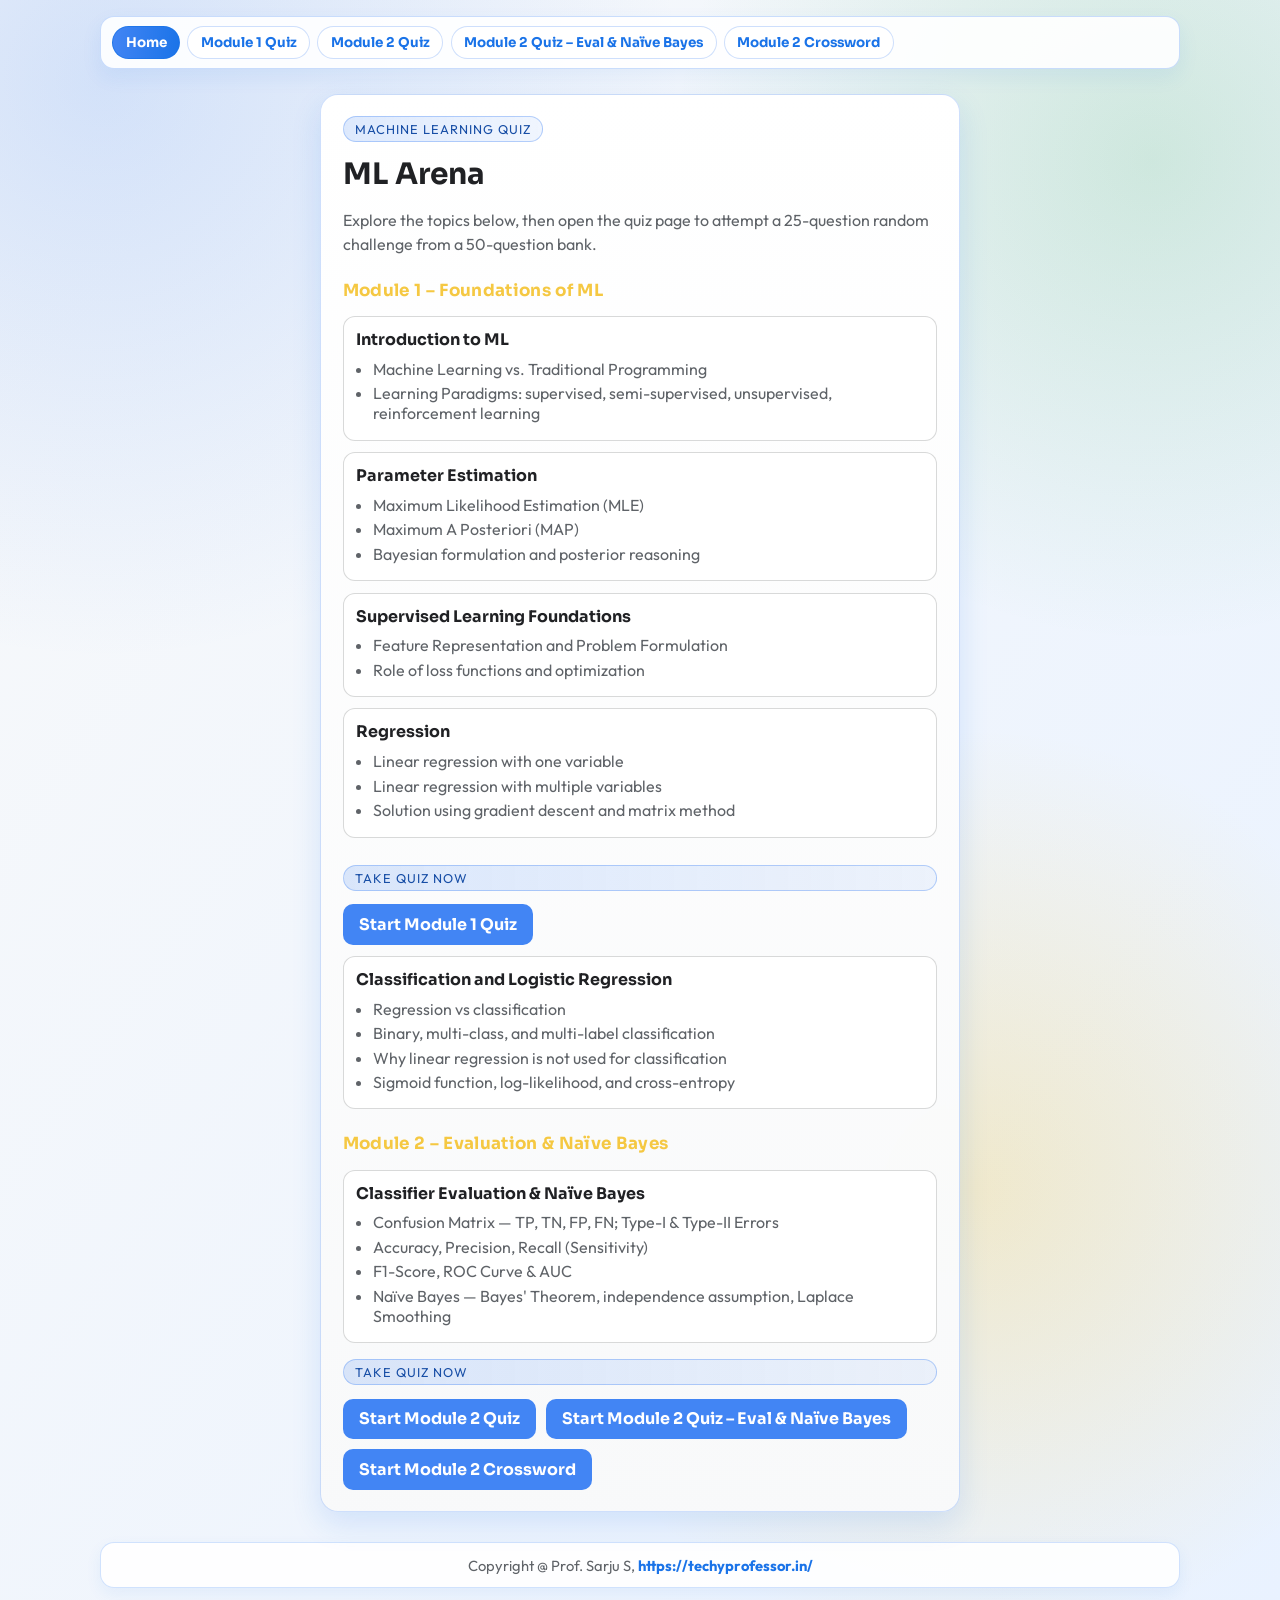
<file: index.html>
<!doctype html>
<html lang="en">
  <head>
    <meta charset="UTF-8" />
    <meta name="viewport" content="width=device-width, initial-scale=1.0" />
    <title>ML Arena</title>
    <link rel="preconnect" href="https://fonts.googleapis.com" />
    <link rel="preconnect" href="https://fonts.gstatic.com" crossorigin />
    <link
      href="https://fonts.googleapis.com/css2?family=Outfit:wght@400;600;700;800&family=Sora:wght@500;700&display=swap"
      rel="stylesheet"
    />
    <link rel="stylesheet" href="style.css" />
  </head>
  <body>
    <header class="site-nav" aria-label="Primary">
      <button class="nav-toggle" type="button" aria-expanded="false" aria-controls="primaryNav">Menu</button>
      <nav id="primaryNav" class="nav-links">
        <a class="nav-link" href="index.html" aria-current="page">Home</a>
        <a class="nav-link" href="quiz.html">Module 1 Quiz</a>
        <a class="nav-link" href="quiz-module2.html">Module 2 Quiz</a>
        <a class="nav-link" href="quiz-module2b.html">Module 2 Quiz – Eval &amp; Naïve Bayes</a>
        <a class="nav-link" href="crossword-module2.html">Module 2 Crossword</a>
      </nav>
    </header>

    <main class="home-shell">
      <section class="home-card">
        <p class="tag">Machine Learning Quiz</p>
        <h1>ML Arena</h1>
        <p class="home-copy">
          Explore the topics below, then open the quiz page to attempt a 25-question random challenge from a
          50-question bank.
        </p>

        <section class="module-topics" aria-label="Module 1 topics">
          <h2 class="module-heading">Module 1 – Foundations of ML</h2>

          <article class="topic-card">
            <h2>Introduction to ML</h2>
            <ul>
              <li>Machine Learning vs. Traditional Programming</li>
              <li>Learning Paradigms: supervised, semi-supervised, unsupervised, reinforcement learning</li>
            </ul>
          </article>

          <article class="topic-card">
            <h2>Parameter Estimation</h2>
            <ul>
              <li>Maximum Likelihood Estimation (MLE)</li>
              <li>Maximum A Posteriori (MAP)</li>
              <li>Bayesian formulation and posterior reasoning</li>
            </ul>
          </article>

          <article class="topic-card">
            <h2>Supervised Learning Foundations</h2>
            <ul>
              <li>Feature Representation and Problem Formulation</li>
              <li>Role of loss functions and optimization</li>
            </ul>
          </article>

          <article class="topic-card">
            <h2>Regression</h2>
            <ul>
              <li>Linear regression with one variable</li>
              <li>Linear regression with multiple variables</li>
              <li>Solution using gradient descent and matrix method</li>
            </ul>
          </article>

          <div class="home-actions">
            <p class="tag">Take Quiz Now</p>
            <a class="home-link" href="quiz.html">Start Module 1 Quiz</a>
          </div>

          <article class="topic-card">
            <h2>Classification and Logistic Regression</h2>
            <ul>
              <li>Regression vs classification</li>
              <li>Binary, multi-class, and multi-label classification</li>
              <li>Why linear regression is not used for classification</li>
              <li>Sigmoid function, log-likelihood, and cross-entropy</li>
            </ul>
          </article>
        </section>

        <section class="module-topics" aria-label="Module 2 topics">
          <h2 class="module-heading">Module 2 – Evaluation &amp; Naïve Bayes</h2>

          <article class="topic-card">
            <h2>Classifier Evaluation &amp; Naïve Bayes</h2>
            <ul>
              <li>Confusion Matrix — TP, TN, FP, FN; Type-I &amp; Type-II Errors</li>
              <li>Accuracy, Precision, Recall (Sensitivity)</li>
              <li>F1-Score, ROC Curve &amp; AUC</li>
              <li>Naïve Bayes — Bayes' Theorem, independence assumption, Laplace Smoothing</li>
            </ul>
          </article>
        </section>

        <div class="home-actions">
          <p class="tag">Take Quiz Now</p>
          <a class="home-link" href="quiz-module2.html">Start Module 2 Quiz</a>
          <a class="home-link" href="quiz-module2b.html">Start Module 2 Quiz – Eval &amp; Naïve Bayes</a>
          <a class="home-link" href="crossword-module2.html">Start Module 2 Crossword</a>
        </div>
      </section>
    </main>

    <footer class="site-footer">
      <p>
        Copyright @ Prof. Sarju S,
        <a href="https://techyprofessor.in/" target="_blank" rel="noopener noreferrer">https://techyprofessor.in/</a>
      </p>
    </footer>

    <script src="nav-menu.js"></script>
  </body>
</html>
</file>
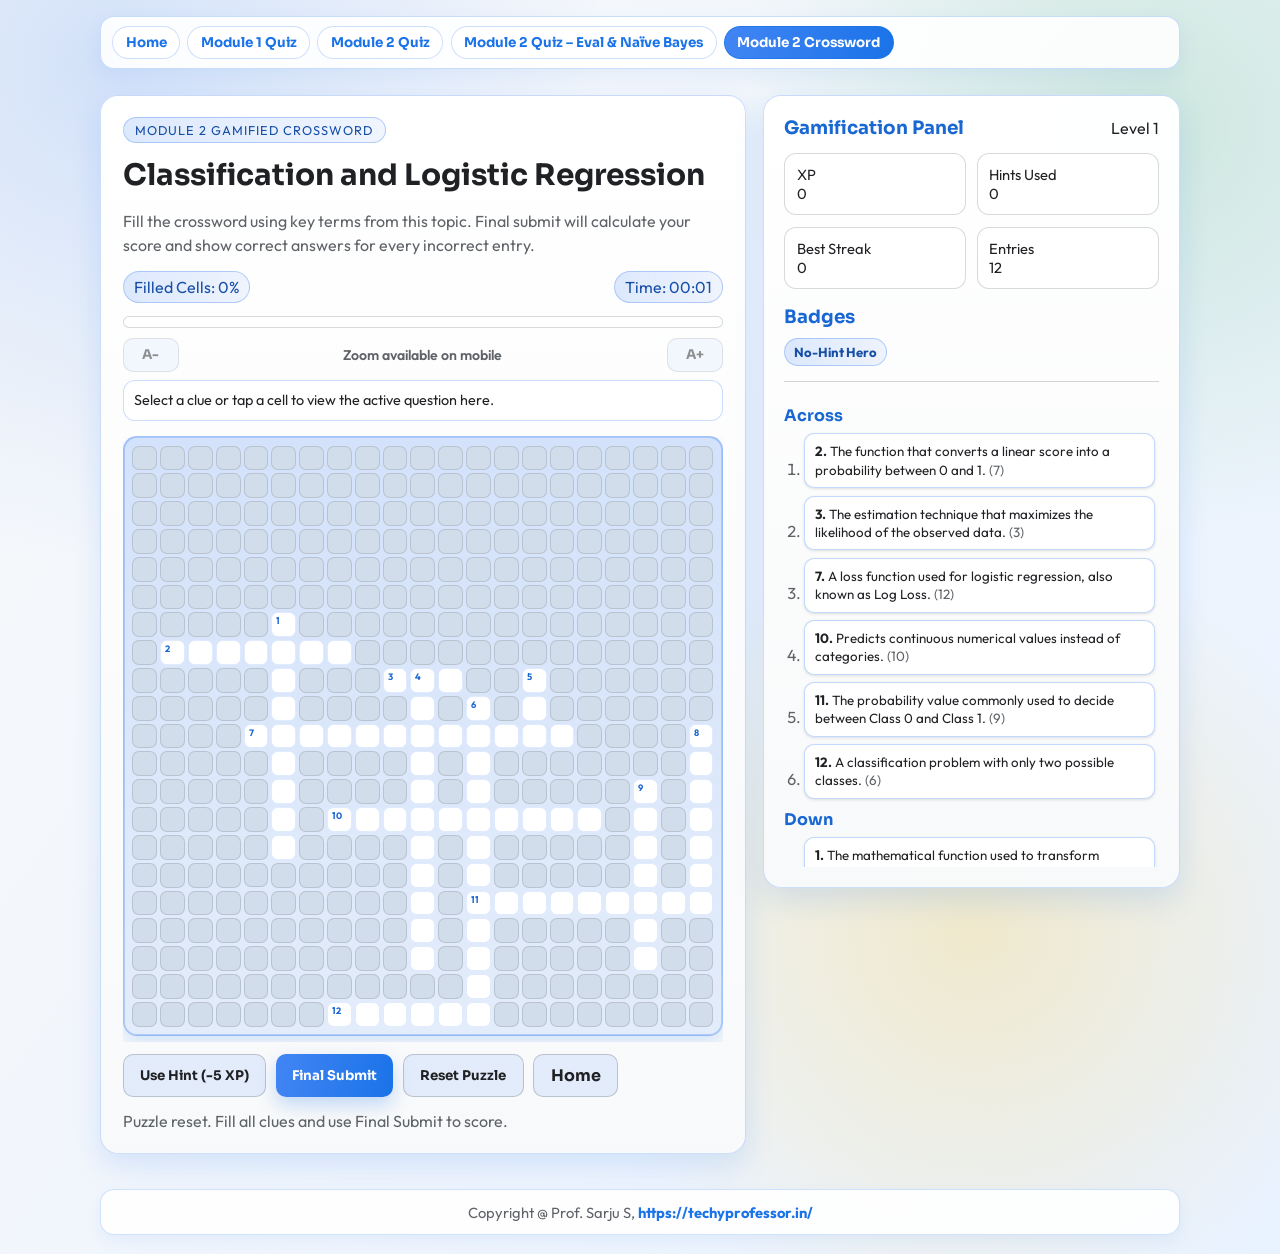
<file: crossword-module2.html>
<!doctype html>
<html lang="en">
  <head>
    <meta charset="UTF-8" />
    <meta name="viewport" content="width=device-width, initial-scale=1.0" />
    <title>Module 2 Crossword Challenge</title>
    <link rel="preconnect" href="https://fonts.googleapis.com" />
    <link rel="preconnect" href="https://fonts.gstatic.com" crossorigin />
    <link
      href="https://fonts.googleapis.com/css2?family=Outfit:wght@400;600;700;800&family=Sora:wght@500;700&display=swap"
      rel="stylesheet"
    />
    <link rel="stylesheet" href="style.css" />
  </head>
  <body>
    <header class="site-nav" aria-label="Primary">
      <button class="nav-toggle" type="button" aria-expanded="false" aria-controls="primaryNav">Menu</button>
      <nav id="primaryNav" class="nav-links">
        <a class="nav-link" href="index.html">Home</a>
        <a class="nav-link" href="quiz.html">Module 1 Quiz</a>
        <a class="nav-link" href="quiz-module2.html">Module 2 Quiz</a>
        <a class="nav-link" href="quiz-module2b.html">Module 2 Quiz – Eval &amp; Naïve Bayes</a>
        <a class="nav-link" href="crossword-module2.html" aria-current="page">Module 2 Crossword</a>
      </nav>
    </header>

    <main class="quiz-shell crossword-shell">
      <section class="quiz-card crossword-card">
        <p class="tag">Module 2 Gamified Crossword</p>
        <h1>Classification and Logistic Regression</h1>
        <p class="home-copy">
          Fill the crossword using key terms from this topic. Final submit will calculate your score and show correct
          answers for every incorrect entry.
        </p>

        <div class="quiz-topbar">
          <p id="filledText" class="status-text">Filled Cells: 0%</p>
          <p id="timerText" class="status-text">Time: 00:00</p>
        </div>

        <div class="progress-track crossword-progress" role="progressbar" aria-label="Crossword completion" aria-valuemin="0" aria-valuemax="100" aria-valuenow="0">
          <div id="filledBar" class="progress-fill"></div>
        </div>

        <div class="crossword-zoom" aria-label="Crossword zoom controls">
          <button id="zoomOutBtn" class="btn reset-btn zoom-btn" type="button" aria-label="Decrease puzzle cell size">
            A-
          </button>
          <p id="zoomLabel" class="zoom-label">Zoom: 34px</p>
          <button id="zoomInBtn" class="btn reset-btn zoom-btn" type="button" aria-label="Increase puzzle cell size">
            A+
          </button>
        </div>

        <div class="active-clue-strip" aria-live="polite">
          <p id="activeClueText">Select a clue or tap a cell to view the active question here.</p>
        </div>

        <div class="crossword-grid-wrap" aria-label="Scrollable crossword area">
          <div id="crosswordGrid" class="crossword-grid" role="grid" aria-label="Crossword puzzle grid"></div>
        </div>

        <div class="form-actions crossword-actions">
          <button id="hintBtn" class="btn reset-btn" type="button">Use Hint (-5 XP)</button>
          <button id="submitBtn" class="btn submit-btn" type="button">Final Submit</button>
          <button id="resetBtn" class="btn reset-btn" type="button">Reset Puzzle</button>
          <a class="btn home-btn" href="index.html">Home</a>
        </div>

        <p id="feedbackText" class="status-text" aria-live="polite">Tip: click a clue to jump to its first cell.</p>
      </section>

      <section class="results-card crossword-sidecard">
        <div class="results-head">
          <h2>Gamification Panel</h2>
          <p id="levelText">Level 1</p>
        </div>

        <div class="gamification-grid">
          <article>
            <p class="bar-label">XP</p>
            <p id="xpText" class="bar-value">0</p>
          </article>
          <article>
            <p class="bar-label">Hints Used</p>
            <p id="hintsText" class="bar-value">0</p>
          </article>
          <article>
            <p class="bar-label">Best Streak</p>
            <p id="bestStreakText" class="bar-value">0</p>
          </article>
          <article>
            <p class="bar-label">Entries</p>
            <p id="entryCountText" class="bar-value">0</p>
          </article>
        </div>

        <h2 class="badge-title">Badges</h2>
        <div id="badgesWrap" class="badge-wrap">
          <p class="status-text">No badges yet. Solve the puzzle to unlock them.</p>
        </div>

        <section class="crossword-clues">
          <h2>Across</h2>
          <ol id="acrossClues" class="clue-list"></ol>
          <h2>Down</h2>
          <ol id="downClues" class="clue-list"></ol>
        </section>

        <div id="resultBox" class="final-result" hidden>
          <h2>Crossword Result</h2>
          <p id="scoreLine" class="result-message"></p>
          <p id="summaryLine" class="status-text"></p>
          <h2 class="badge-title">Answer Review</h2>
          <div id="answerReview" class="submission-review"></div>
        </div>
      </section>
    </main>

    <footer class="site-footer">
      <p>
        Copyright @ Prof. Sarju S,
        <a href="https://techyprofessor.in/" target="_blank" rel="noopener noreferrer">https://techyprofessor.in/</a>
      </p>
    </footer>

    <script src="nav-menu.js"></script>
    <script src="crossword-module2.js"></script>
  </body>
</html>
</file>
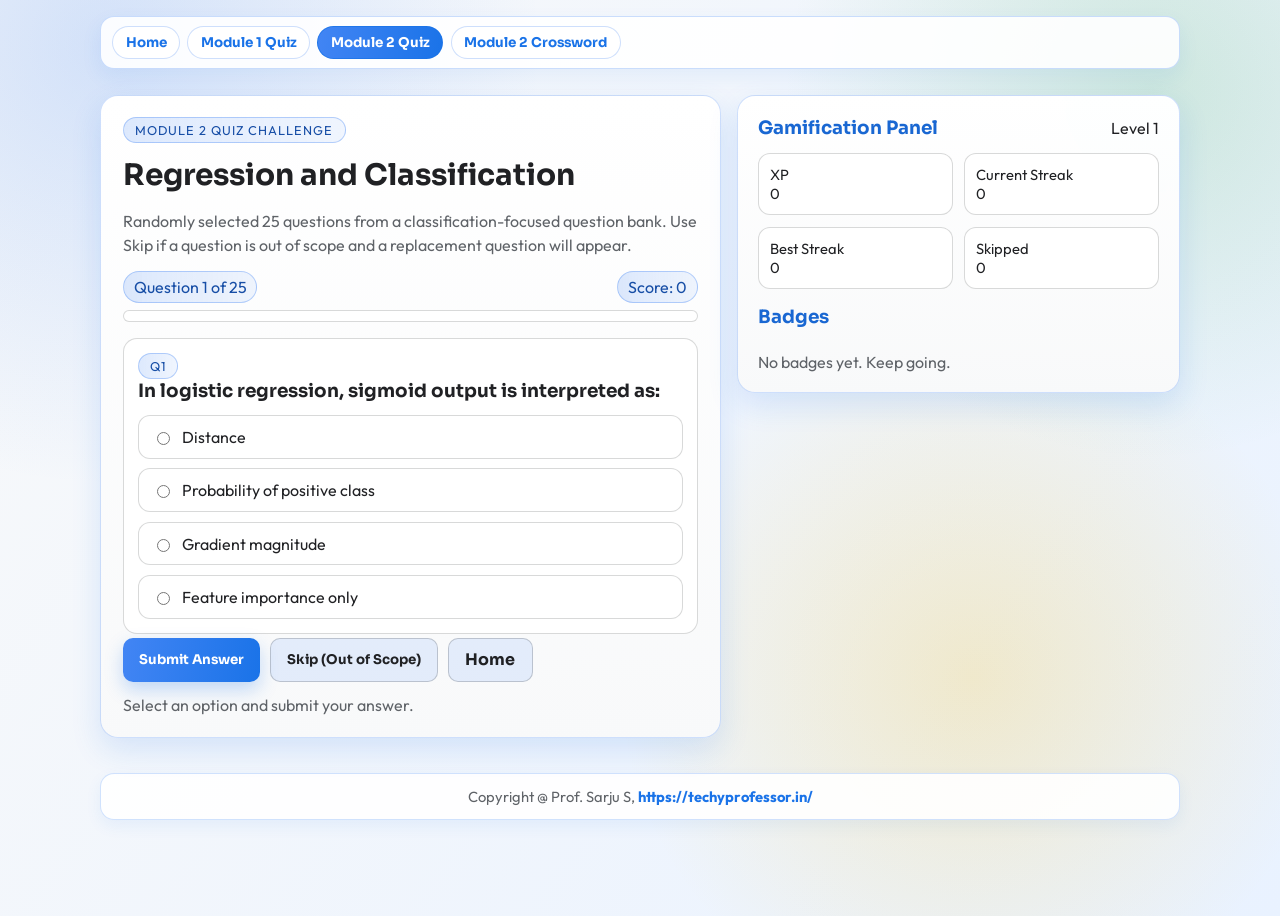
<file: quiz-module2.html>
<!doctype html>
<html lang="en">
  <head>
    <meta charset="UTF-8" />
    <meta name="viewport" content="width=device-width, initial-scale=1.0" />
    <title>Module 2 Quiz</title>
    <link rel="preconnect" href="https://fonts.googleapis.com" />
    <link rel="preconnect" href="https://fonts.gstatic.com" crossorigin />
    <link
      href="https://fonts.googleapis.com/css2?family=Outfit:wght@400;600;700;800&family=Sora:wght@500;700&display=swap"
      rel="stylesheet"
    />
    <link rel="stylesheet" href="style.css" />
  </head>
  <body>
    <header class="site-nav" aria-label="Primary">
      <button class="nav-toggle" type="button" aria-expanded="false" aria-controls="primaryNav">Menu</button>
      <nav id="primaryNav" class="nav-links">
        <a class="nav-link" href="index.html">Home</a>
        <a class="nav-link" href="quiz.html">Module 1 Quiz</a>
        <a class="nav-link" href="quiz-module2.html" aria-current="page">Module 2 Quiz</a>
        <a class="nav-link" href="crossword-module2.html">Module 2 Crossword</a>
      </nav>
    </header>

    <main class="quiz-shell">
      <section class="quiz-card">
        <p class="tag">Module 2 Quiz Challenge</p>
        <h1>Regression and Classification</h1>
        <p class="home-copy">
          Randomly selected 25 questions from a classification-focused question bank. Use Skip if a question is out
          of scope and a replacement question will appear.
        </p>

        <div class="quiz-topbar">
          <p id="progressText" class="status-text">Question 1 of 25</p>
          <p id="scoreText" class="status-text">Score: 0</p>
        </div>
        <div class="progress-track" aria-hidden="true">
          <div id="progressFill" class="progress-fill"></div>
        </div>

        <section class="question-card" aria-live="polite">
          <p id="questionTag" class="tag">Q1</p>
          <h2 id="questionText">Loading question...</h2>
          <form id="quizForm" class="quiz-options"></form>
        </section>

        <div class="form-actions">
          <button id="submitAnswerBtn" class="btn submit-btn" type="button">Submit Answer</button>
          <button id="skipQuestionBtn" class="btn reset-btn" type="button">Skip (Out of Scope)</button>
          <a class="btn home-btn" href="index.html">Home</a>
        </div>

        <p id="feedbackText" class="status-text">Select an option and submit your answer.</p>
      </section>

      <section class="results-card gamification-card">
        <div class="results-head">
          <h2>Gamification Panel</h2>
          <p id="levelText">Level 1</p>
        </div>

        <div class="gamification-grid">
          <article>
            <p class="bar-label">XP</p>
            <p id="xpText" class="bar-value">0</p>
          </article>
          <article>
            <p class="bar-label">Current Streak</p>
            <p id="streakText" class="bar-value">0</p>
          </article>
          <article>
            <p class="bar-label">Best Streak</p>
            <p id="bestStreakText" class="bar-value">0</p>
          </article>
          <article>
            <p class="bar-label">Skipped</p>
            <p id="skippedText" class="bar-value">0</p>
          </article>
        </div>

        <h2 class="badge-title">Badges</h2>
        <div id="badgesWrap" class="badge-wrap">
          <p class="status-text">No badges yet. Keep going.</p>
        </div>

        <div id="finalResult" class="final-result" hidden>
          <h2>Quiz Complete</h2>
          <p id="finalScoreText" class="result-message"></p>
          <p id="finalSummaryText" class="status-text"></p>
          <h2 class="badge-title">Your Submissions and Feedback</h2>
          <div id="submissionReview" class="submission-review"></div>
          <button id="restartQuizBtn" class="btn submit-btn" type="button">Restart Quiz</button>
        </div>
      </section>
    </main>

    <footer class="site-footer">
      <p>
        Copyright @ Prof. Sarju S,
        <a href="https://techyprofessor.in/" target="_blank" rel="noopener noreferrer">https://techyprofessor.in/</a>
      </p>
    </footer>

    <script src="nav-menu.js"></script>
    <script src="quiz-module2.js"></script>
  </body>
</html>
</file>
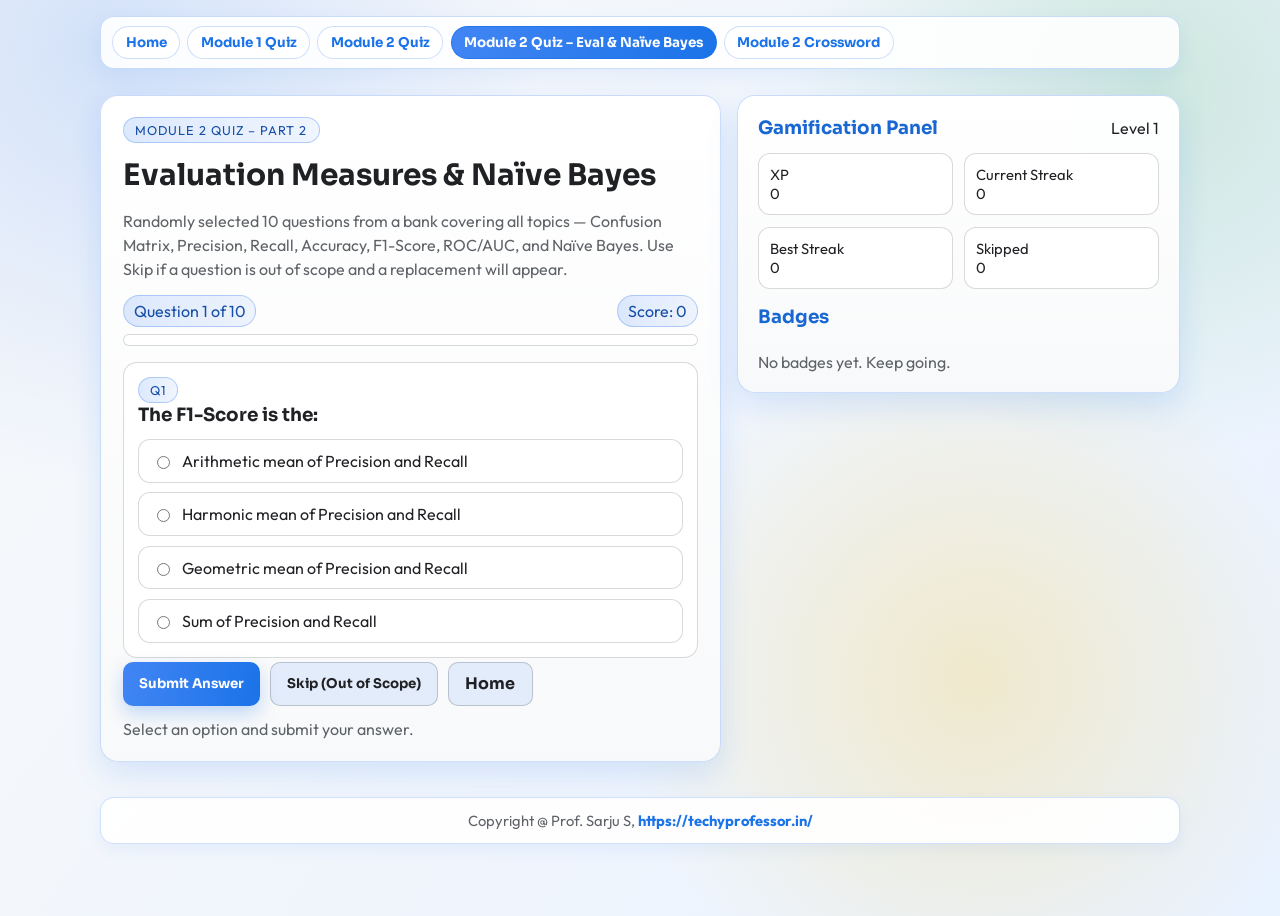
<file: quiz-module2b.html>
<!doctype html>
<html lang="en">
  <head>
    <meta charset="UTF-8" />
    <meta name="viewport" content="width=device-width, initial-scale=1.0" />
    <title>Module 2 Quiz – Evaluation &amp; Naïve Bayes</title>
    <link rel="preconnect" href="https://fonts.googleapis.com" />
    <link rel="preconnect" href="https://fonts.gstatic.com" crossorigin />
    <link
      href="https://fonts.googleapis.com/css2?family=Outfit:wght@400;600;700;800&family=Sora:wght@500;700&display=swap"
      rel="stylesheet"
    />
    <link rel="stylesheet" href="style.css" />
  </head>
  <body>
    <header class="site-nav" aria-label="Primary">
      <button class="nav-toggle" type="button" aria-expanded="false" aria-controls="primaryNav">Menu</button>
      <nav id="primaryNav" class="nav-links">
        <a class="nav-link" href="index.html">Home</a>
        <a class="nav-link" href="quiz.html">Module 1 Quiz</a>
        <a class="nav-link" href="quiz-module2.html">Module 2 Quiz</a>
        <a class="nav-link" href="quiz-module2b.html" aria-current="page">Module 2 Quiz – Eval &amp; Naïve Bayes</a>
        <a class="nav-link" href="crossword-module2.html">Module 2 Crossword</a>
      </nav>
    </header>

    <main class="quiz-shell">
      <section class="quiz-card">
        <p class="tag">Module 2 Quiz – Part 2</p>
        <h1>Evaluation Measures &amp; Naïve Bayes</h1>
        <p class="home-copy">
          Randomly selected 10 questions from a bank covering all topics — Confusion Matrix, Precision, Recall,
          Accuracy, F1-Score, ROC/AUC, and Naïve Bayes. Use Skip if a question is out of scope and a replacement
          will appear.
        </p>

        <div class="quiz-topbar">
          <p id="progressText" class="status-text">Question 1 of 25</p>
          <p id="scoreText" class="status-text">Score: 0</p>
        </div>
        <div class="progress-track" aria-hidden="true">
          <div id="progressFill" class="progress-fill"></div>
        </div>

        <section class="question-card" aria-live="polite">
          <p id="questionTag" class="tag">Q1</p>
          <h2 id="questionText">Loading question...</h2>
          <form id="quizForm" class="quiz-options"></form>
        </section>

        <div class="form-actions">
          <button id="submitAnswerBtn" class="btn submit-btn" type="button">Submit Answer</button>
          <button id="skipQuestionBtn" class="btn reset-btn" type="button">Skip (Out of Scope)</button>
          <a class="btn home-btn" href="index.html">Home</a>
        </div>

        <p id="feedbackText" class="status-text">Select an option and submit your answer.</p>
      </section>

      <section class="results-card gamification-card">
        <div class="results-head">
          <h2>Gamification Panel</h2>
          <p id="levelText">Level 1</p>
        </div>

        <div class="gamification-grid">
          <article>
            <p class="bar-label">XP</p>
            <p id="xpText" class="bar-value">0</p>
          </article>
          <article>
            <p class="bar-label">Current Streak</p>
            <p id="streakText" class="bar-value">0</p>
          </article>
          <article>
            <p class="bar-label">Best Streak</p>
            <p id="bestStreakText" class="bar-value">0</p>
          </article>
          <article>
            <p class="bar-label">Skipped</p>
            <p id="skippedText" class="bar-value">0</p>
          </article>
        </div>

        <h2 class="badge-title">Badges</h2>
        <div id="badgesWrap" class="badge-wrap">
          <p class="status-text">No badges yet. Keep going.</p>
        </div>

        <div id="finalResult" class="final-result" hidden>
          <h2>Quiz Complete</h2>
          <p id="finalScoreText" class="result-message"></p>
          <p id="finalSummaryText" class="status-text"></p>
          <h2 class="badge-title">Your Submissions and Feedback</h2>
          <div id="submissionReview" class="submission-review"></div>
          <button id="restartQuizBtn" class="btn submit-btn" type="button">Restart Quiz</button>
        </div>
      </section>
    </main>

    <footer class="site-footer">
      <p>
        Copyright @ Prof. Sarju S,
        <a href="https://techyprofessor.in/" target="_blank" rel="noopener noreferrer">https://techyprofessor.in/</a>
      </p>
    </footer>

    <script src="nav-menu.js"></script>
    <script src="quiz-module2b.js"></script>
  </body>
</html>
</file>
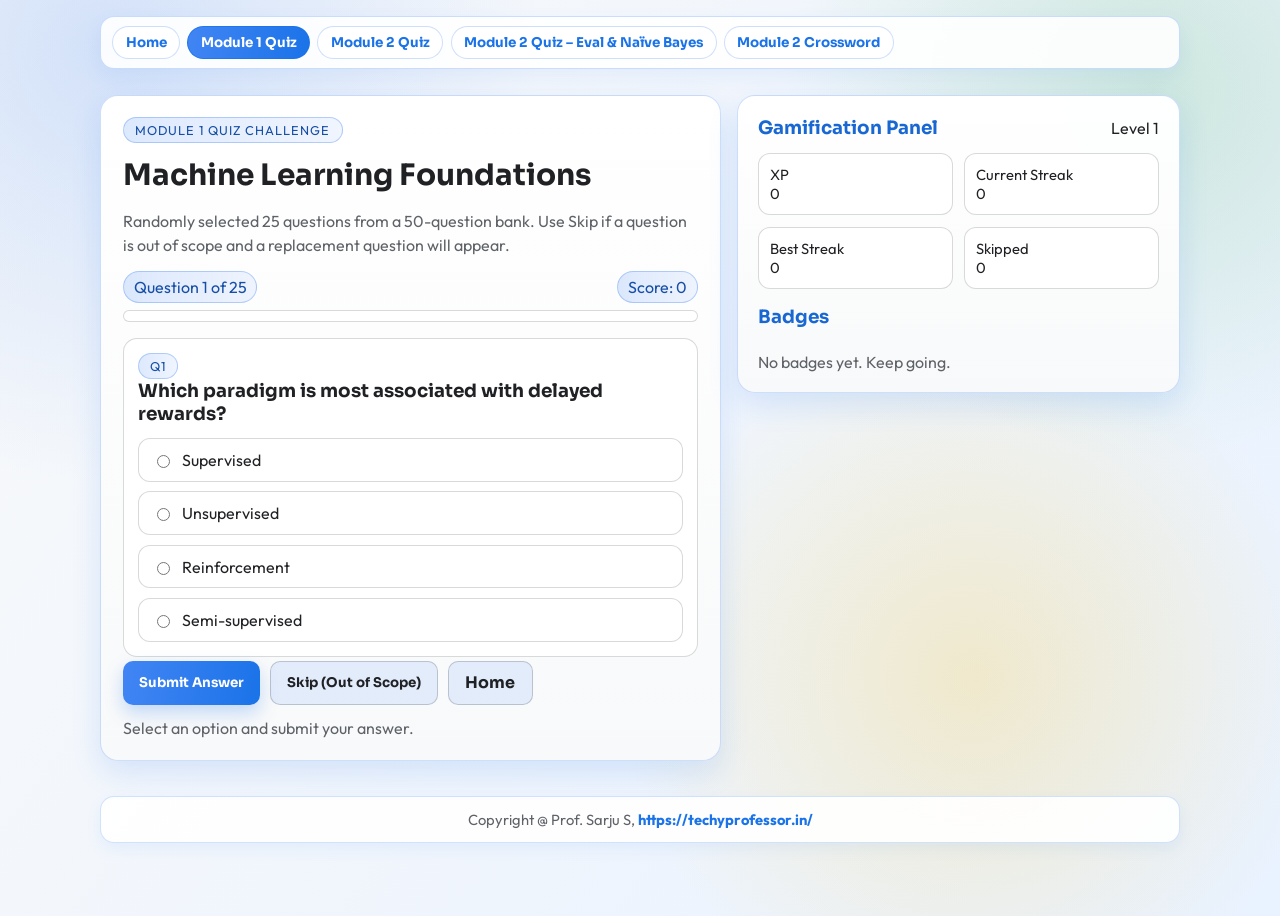
<file: quiz.html>
<!doctype html>
<html lang="en">
  <head>
    <meta charset="UTF-8" />
    <meta name="viewport" content="width=device-width, initial-scale=1.0" />
    <title>Module 1 Quiz</title>
    <link rel="preconnect" href="https://fonts.googleapis.com" />
    <link rel="preconnect" href="https://fonts.gstatic.com" crossorigin />
    <link
      href="https://fonts.googleapis.com/css2?family=Outfit:wght@400;600;700;800&family=Sora:wght@500;700&display=swap"
      rel="stylesheet"
    />
    <link rel="stylesheet" href="style.css" />
  </head>
  <body>
    <header class="site-nav" aria-label="Primary">
      <button class="nav-toggle" type="button" aria-expanded="false" aria-controls="primaryNav">Menu</button>
      <nav id="primaryNav" class="nav-links">
        <a class="nav-link" href="index.html">Home</a>
        <a class="nav-link" href="quiz.html" aria-current="page">Module 1 Quiz</a>
        <a class="nav-link" href="quiz-module2.html">Module 2 Quiz</a>
        <a class="nav-link" href="quiz-module2b.html">Module 2 Quiz – Eval &amp; Naïve Bayes</a>
        <a class="nav-link" href="crossword-module2.html">Module 2 Crossword</a>
      </nav>
    </header>

    <main class="quiz-shell">
      <section class="quiz-card">
        <p class="tag">Module 1 Quiz Challenge</p>
        <h1>Machine Learning Foundations</h1>
        <p class="home-copy">
          Randomly selected 25 questions from a 50-question bank. Use Skip if a question is out of scope and a
          replacement question will appear.
        </p>

        <div class="quiz-topbar">
          <p id="progressText" class="status-text">Question 1 of 25</p>
          <p id="scoreText" class="status-text">Score: 0</p>
        </div>
        <div class="progress-track" aria-hidden="true">
          <div id="progressFill" class="progress-fill"></div>
        </div>

        <section class="question-card" aria-live="polite">
          <p id="questionTag" class="tag">Q1</p>
          <h2 id="questionText">Loading question...</h2>
          <form id="quizForm" class="quiz-options"></form>
        </section>

        <div class="form-actions">
          <button id="submitAnswerBtn" class="btn submit-btn" type="button">Submit Answer</button>
          <button id="skipQuestionBtn" class="btn reset-btn" type="button">Skip (Out of Scope)</button>
          <a class="btn home-btn" href="index.html">Home</a>
        </div>

        <p id="feedbackText" class="status-text">Select an option and submit your answer.</p>
      </section>

      <section class="results-card gamification-card">
        <div class="results-head">
          <h2>Gamification Panel</h2>
          <p id="levelText">Level 1</p>
        </div>

        <div class="gamification-grid">
          <article>
            <p class="bar-label">XP</p>
            <p id="xpText" class="bar-value">0</p>
          </article>
          <article>
            <p class="bar-label">Current Streak</p>
            <p id="streakText" class="bar-value">0</p>
          </article>
          <article>
            <p class="bar-label">Best Streak</p>
            <p id="bestStreakText" class="bar-value">0</p>
          </article>
          <article>
            <p class="bar-label">Skipped</p>
            <p id="skippedText" class="bar-value">0</p>
          </article>
        </div>

        <h2 class="badge-title">Badges</h2>
        <div id="badgesWrap" class="badge-wrap">
          <p class="status-text">No badges yet. Keep going.</p>
        </div>

        <div id="finalResult" class="final-result" hidden>
          <h2>Quiz Complete</h2>
          <p id="finalScoreText" class="result-message"></p>
          <p id="finalSummaryText" class="status-text"></p>
          <h2 class="badge-title">Your Submissions and Feedback</h2>
          <div id="submissionReview" class="submission-review"></div>
          <button id="restartQuizBtn" class="btn submit-btn" type="button">Restart Quiz</button>
        </div>
      </section>
    </main>

    <footer class="site-footer">
      <p>
        Copyright @ Prof. Sarju S,
        <a href="https://techyprofessor.in/" target="_blank" rel="noopener noreferrer">https://techyprofessor.in/</a>
      </p>
    </footer>

    <script src="nav-menu.js"></script>
    <script src="quiz.js"></script>
  </body>
</html>
</file>
<file: style.css>
:root {
  --bg-1: #f8f9fa;
  --bg-2: #eef3f8;
  --panel: rgba(255, 255, 255, 0.94);
  --panel-border: rgba(60, 64, 67, 0.16);
  --panel-soft: rgba(248, 249, 250, 0.9);
  --text: #202124;
  --muted: #5f6368;
  --yes: #34a853;
  --maybe: #fbbc05;
  --button: #4285f4;
  --button-hover: #1a73e8;
  --focus: #1a73e8;
}

* {
  box-sizing: border-box;
}

.site-nav {
  width: min(1080px, 92vw);
  margin: 1rem auto 0.55rem;
  padding: 0.55rem 0.7rem;
  border: 1px solid rgba(66, 133, 244, 0.28);
  border-radius: 14px;
  background: rgba(255, 255, 255, 0.9);
  box-shadow: 0 8px 20px rgba(26, 115, 232, 0.08);
}

.nav-toggle {
  display: none;
  border: 1px solid rgba(66, 133, 244, 0.36);
  border-radius: 10px;
  background: #ffffff;
  color: #1a73e8;
  font-family: "Sora", sans-serif;
  font-size: 0.85rem;
  font-weight: 700;
  padding: 0.45rem 0.78rem;
  cursor: pointer;
}

.nav-toggle:focus-visible {
  outline: 2px solid #1a73e8;
  outline-offset: 2px;
}

.nav-links {
  display: flex;
  gap: 0.45rem;
  flex-wrap: wrap;
}

.nav-link {
  text-decoration: none;
  padding: 0.45rem 0.78rem;
  border-radius: 999px;
  border: 1px solid rgba(66, 133, 244, 0.26);
  background: #ffffff;
  color: #1a73e8;
  font-family: "Sora", sans-serif;
  font-size: 0.84rem;
  font-weight: 700;
  transition: background-color 160ms ease, border-color 160ms ease, transform 160ms ease;
}

.nav-link:hover {
  background: rgba(66, 133, 244, 0.12);
  border-color: rgba(26, 115, 232, 0.48);
  transform: translateY(-1px);
}

.nav-link[aria-current="page"] {
  color: #ffffff;
  background: linear-gradient(100deg, #4285f4, #1a73e8);
  border-color: rgba(26, 115, 232, 0.72);
}

@media (max-width: 760px) {
  .site-nav {
    padding: 0.58rem;
  }

  .nav-toggle {
    display: inline-flex;
    align-items: center;
    justify-content: center;
    width: 100%;
    margin-bottom: 0.48rem;
  }

  .nav-links {
    display: grid;
    grid-template-columns: 1fr;
    gap: 0.35rem;
    max-height: 0;
    opacity: 0;
    overflow: hidden;
    transition: max-height 240ms ease, opacity 200ms ease;
    pointer-events: none;
  }

  .site-nav.is-open .nav-links {
    max-height: 320px;
    opacity: 1;
    pointer-events: auto;
  }

  .nav-link {
    width: 100%;
    text-align: center;
  }
}

.site-footer {
  width: min(1080px, 92vw);
  margin: 0.85rem auto 1.15rem;
  padding: 0.8rem 1rem;
  border: 1px solid rgba(66, 133, 244, 0.24);
  border-radius: 14px;
  background: rgba(255, 255, 255, 0.9);
  box-shadow: 0 6px 16px rgba(26, 115, 232, 0.07);
}

.site-footer p {
  margin: 0;
  color: #5f6368;
  text-align: center;
  font-size: 0.92rem;
}

.site-footer a {
  color: #1a73e8;
  font-weight: 700;
  text-decoration: none;
}

.site-footer a:hover {
  text-decoration: underline;
}

body {
  margin: 0;
  min-height: 100vh;
  font-family: "Outfit", sans-serif;
  color: var(--text);
  background: radial-gradient(circle at 8% 5%, rgba(66, 133, 244, 0.16) 0%, transparent 30%),
    radial-gradient(circle at 90% 10%, rgba(52, 168, 83, 0.14) 0%, transparent 26%),
    radial-gradient(circle at 76% 74%, rgba(251, 188, 5, 0.14) 0%, transparent 30%),
    linear-gradient(125deg, var(--bg-1), var(--bg-2));
  background-attachment: fixed;
  overflow-x: hidden;
}

/* Google Search-inspired theme override */
.poll-card,
.results-card,
.quiz-card,
.home-card {
  background: var(--panel);
  border-color: var(--panel-border);
  box-shadow: 0 10px 28px rgba(60, 64, 67, 0.16);
}

.tag,
.quiz-topbar .status-text,
.room-chip,
.badge-pill {
  color: #1a73e8;
  border-color: rgba(26, 115, 232, 0.24);
  background: rgba(66, 133, 244, 0.08);
}

.home-copy,
.status-text,
.review-topic,
.submission-time,
#totalCount,
.clue-item,
.clue-btn span {
  color: var(--muted);
}

.topic-card,
.quick-stats article,
.gamification-grid article,
.result-grid article,
.question-card,
.review-item,
.submission-item,
.bar-track,
.progress-track,
.clue-btn,
.cw-cell,
.student-input,
.option,
.quiz-option {
  border-color: rgba(60, 64, 67, 0.2);
  background: rgba(255, 255, 255, 0.9);
}

.review-title,
.review-line,
.submission-title,
.submission-answer,
.bar-label,
.bar-value,
.student-field,
.option span,
.clue-btn,
.cw-input {
  color: var(--text);
}

.submit-btn {
  background: var(--button);
  color: #ffffff;
}

.submit-btn:hover {
  background: var(--button-hover);
}

.reset-btn,
.home-btn {
  background: rgba(60, 64, 67, 0.1);
  color: var(--text);
}

.progress-fill {
  background: linear-gradient(90deg, #4285f4 0%, #ea4335 35%, #fbbc05 68%, #34a853 100%);
}

.yes-bar {
  background: linear-gradient(90deg, #1e8e3e, #34a853);
}

.maybe-bar {
  background: linear-gradient(90deg, #f29900, #fbbc05);
}

.result-message {
  color: #1a73e8;
}

.crossword-card,
.crossword-sidecard {
  background: linear-gradient(180deg, rgba(255, 255, 255, 0.97), rgba(248, 249, 250, 0.97));
  border-color: rgba(60, 64, 67, 0.2);
}

.crossword-grid {
  background: rgba(66, 133, 244, 0.09);
  border-color: rgba(66, 133, 244, 0.25);
  box-shadow: inset 0 0 0 1px rgba(66, 133, 244, 0.2);
}

.crossword-grid:empty::before {
  color: #5f6368;
}

.cw-cell.blocked {
  background: #dfe3e8;
}

.cw-input {
  background: rgba(255, 255, 255, 0.96);
}

.cw-number {
  color: #1a73e8;
}

.cw-input:focus {
  outline-color: #1a73e8;
  background: rgba(66, 133, 244, 0.14);
}

.cw-input.is-active {
  background: rgba(66, 133, 244, 0.12);
}

.cw-input.hinted,
.cw-cell.entry-fixed {
  background: rgba(251, 188, 5, 0.18);
}

.cw-input.is-wrong,
.quiz-option.is-wrong {
  border-color: rgba(234, 67, 53, 0.55);
  background: rgba(234, 67, 53, 0.12);
}

.quiz-option.is-correct,
.review-correct {
  border-color: rgba(52, 168, 83, 0.55);
  background: rgba(52, 168, 83, 0.12);
}

.review-incorrect {
  border-color: rgba(234, 67, 53, 0.5);
}

.review-skipped {
  border-color: rgba(251, 188, 5, 0.58);
}

.crossword-clues,
.final-result {
  border-top-color: rgba(60, 64, 67, 0.2);
}

.clue-btn:hover {
  border-color: rgba(26, 115, 232, 0.45);
  background: rgba(66, 133, 244, 0.1);
}

.clue-btn.is-active {
  border-color: rgba(52, 168, 83, 0.65);
  background: rgba(52, 168, 83, 0.14);
}

h1,
h2,
p {
  margin: 0;
}

.home-shell {
  min-height: 100vh;
  display: grid;
  place-items: center;
  padding: 1rem;
}

.home-card {
  width: min(640px, 94vw);
  background: var(--panel);
  border: 1px solid var(--panel-border);
  border-radius: 18px;
  padding: 1.35rem;
  backdrop-filter: blur(6px);
  box-shadow: 0 18px 40px rgba(0, 0, 0, 0.28);
  animation: fadeIn 260ms ease both;
}

.home-copy {
  margin-top: 0.9rem;
  color: var(--muted);
  line-height: 1.5;
}

.module-topics {
  margin-top: 1rem;
  display: grid;
  gap: 0.7rem;
}

.topic-card {
  border: 1px solid rgba(214, 239, 255, 0.2);
  background: rgba(255, 255, 255, 0.04);
  border-radius: 12px;
  padding: 0.75rem;
}

.topic-card h2 {
  font-size: 1rem;
}

.topic-card ul {
  margin: 0.55rem 0 0;
  padding-left: 1.1rem;
  color: var(--muted);
}

.topic-card li {
  margin: 0.28rem 0;
}

.module-heading {
  grid-column: 1 / -1;
  font-size: 1.05rem;
  font-weight: 700;
  color: var(--accent, #f5c842);
  margin: 0.5rem 0 0.25rem;
  letter-spacing: 0.02em;
}

.home-actions {
  margin-top: 1rem;
  display: flex;
  gap: 0.65rem;
  flex-wrap: wrap;
}

.home-actions .tag {
  width: 100%;
  margin: 0 0 0.2rem;
  text-align: left;
}

.home-link {
  display: inline-block;
  text-decoration: none;
  color: #ffffff;
  background: var(--button);
  font-family: "Sora", sans-serif;
  font-weight: 700;
  border-radius: 10px;
  padding: 0.6rem 1rem;
}

.home-link:hover {
  background: var(--button-hover);
}

.poll-shell {
  width: min(980px, 92vw);
  margin: 2rem auto;
  display: grid;
  gap: 1rem;
}

.quiz-shell {
  width: min(1080px, 92vw);
  margin: 1.6rem auto 2.2rem;
  display: grid;
  gap: 1rem;
  grid-template-columns: 1.4fr 1fr;
  align-items: start;
}

.poll-card,
.results-card {
  background: var(--panel);
  border: 1px solid var(--panel-border);
  border-radius: 18px;
  padding: 1.25rem;
  backdrop-filter: blur(6px);
  box-shadow: 0 18px 40px rgba(0, 0, 0, 0.28);
}

.menti-card {
  border: 1px solid rgba(167, 223, 255, 0.3);
}

.menti-head {
  display: flex;
  justify-content: space-between;
  gap: 0.9rem;
  align-items: flex-start;
  flex-wrap: wrap;
}

.room-chip {
  font-family: "Sora", sans-serif;
  font-weight: 700;
  font-size: 0.84rem;
  letter-spacing: 0.05em;
  border-radius: 999px;
  padding: 0.45rem 0.72rem;
  color: #e9f7ff;
  background: rgba(17, 182, 255, 0.2);
  border: 1px solid rgba(167, 223, 255, 0.4);
}

.quick-stats {
  margin-top: 0.95rem;
  display: grid;
  grid-template-columns: repeat(3, minmax(0, 1fr));
  gap: 0.6rem;
}

.quick-stats article {
  border: 1px solid rgba(214, 239, 255, 0.22);
  background: rgba(255, 255, 255, 0.05);
  border-radius: 12px;
  padding: 0.7rem;
}

.quiz-card {
  background: var(--panel);
  border: 1px solid var(--panel-border);
  border-radius: 18px;
  padding: 1.35rem;
  backdrop-filter: blur(6px);
  box-shadow: 0 18px 40px rgba(0, 0, 0, 0.28);
}

.quiz-topbar {
  margin-top: 0.9rem;
  display: flex;
  justify-content: space-between;
  gap: 0.75rem;
  flex-wrap: wrap;
}

.quiz-topbar .status-text {
  margin-top: 0;
  padding: 0.32rem 0.62rem;
  border: 1px solid rgba(214, 239, 255, 0.2);
  border-radius: 999px;
  background: rgba(255, 255, 255, 0.05);
  color: #d9efff;
}

.progress-track {
  margin-top: 0.4rem;
  width: 100%;
  height: 12px;
  border-radius: 999px;
  background: rgba(255, 255, 255, 0.08);
  border: 1px solid rgba(201, 230, 251, 0.25);
  overflow: hidden;
}

.progress-fill {
  height: 100%;
  width: 0%;
  background: linear-gradient(90deg, #11b6ff, #2ee59d);
  transition: width 260ms ease;
}

.question-card {
  margin-top: 1rem;
  border: 1px solid rgba(214, 239, 255, 0.24);
  background: rgba(255, 255, 255, 0.04);
  border-radius: 14px;
  padding: 0.9rem;
}

.quiz-options {
  margin-top: 0.8rem;
  display: grid;
  gap: 0.6rem;
}

.quiz-option {
  display: flex;
  align-items: center;
  gap: 0.55rem;
  border: 1px solid rgba(214, 239, 255, 0.24);
  background: rgba(255, 255, 255, 0.05);
  border-radius: 12px;
  padding: 0.68rem 0.8rem;
  cursor: pointer;
}

.quiz-option input {
  accent-color: var(--button);
}

.quiz-option.is-wrong {
  border-color: rgba(255, 99, 99, 0.72);
  background: rgba(255, 80, 80, 0.18);
}

.quiz-option.is-correct {
  border-color: rgba(46, 229, 157, 0.72);
  background: rgba(46, 229, 157, 0.2);
}

.quiz-option.locked {
  cursor: default;
}

.gamification-card {
  align-self: start;
}

.gamification-grid {
  margin-top: 0.9rem;
  display: grid;
  grid-template-columns: repeat(2, minmax(0, 1fr));
  gap: 0.7rem;
}

.gamification-grid article {
  border: 1px solid rgba(214, 239, 255, 0.2);
  background: rgba(255, 255, 255, 0.04);
  border-radius: 12px;
  padding: 0.7rem;
}

.badge-title {
  margin-top: 1rem;
}

.badge-wrap {
  margin-top: 0.65rem;
  display: flex;
  flex-wrap: wrap;
  gap: 0.45rem;
}

.badge-pill {
  display: inline-block;
  font-size: 0.82rem;
  font-weight: 700;
  padding: 0.3rem 0.55rem;
  border-radius: 999px;
  background: rgba(24, 161, 255, 0.2);
  border: 1px solid rgba(167, 223, 255, 0.35);
  color: #dff4ff;
}

.final-result {
  margin-top: 1rem;
  border-top: 1px solid rgba(214, 239, 255, 0.2);
  padding-top: 0.9rem;
}

.submission-review {
  margin-top: 0.75rem;
  max-height: 360px;
  overflow: auto;
  display: grid;
  gap: 0.6rem;
  padding-right: 0.25rem;
}

.review-item {
  border: 1px solid rgba(214, 239, 255, 0.22);
  border-radius: 10px;
  background: rgba(255, 255, 255, 0.04);
  padding: 0.7rem;
}

.review-title {
  font-weight: 700;
  color: #f3f9ff;
}

.review-topic {
  margin-top: 0.2rem;
  color: var(--muted);
  font-size: 0.86rem;
}

.review-line {
  margin-top: 0.35rem;
  color: #e6f4ff;
  font-size: 0.9rem;
}

.review-correct {
  border-color: rgba(46, 229, 157, 0.45);
}

.review-incorrect {
  border-color: rgba(255, 129, 129, 0.5);
}

.review-skipped {
  border-color: rgba(255, 200, 87, 0.52);
}

.tag {
  display: inline-block;
  padding: 0.25rem 0.7rem;
  border-radius: 999px;
  font-size: 0.8rem;
  letter-spacing: 0.08em;
  text-transform: uppercase;
  color: #d6efff;
  border: 1px solid rgba(214, 239, 255, 0.26);
  background: rgba(255, 255, 255, 0.07);
}

h1 {
  margin-top: 0.8rem;
  line-height: 1.3;
  font-family: "Sora", sans-serif;
  font-size: clamp(1.2rem, 3.2vw, 1.85rem);
}

.poll-form {
  margin-top: 1.1rem;
  display: grid;
  gap: 0.7rem;
}

.student-field {
  font-size: 0.92rem;
  color: #e6f4ff;
}

.student-input {
  border: 1px solid rgba(214, 239, 255, 0.24);
  background: rgba(255, 255, 255, 0.06);
  color: var(--text);
  border-radius: 10px;
  padding: 0.62rem 0.7rem;
  font-family: "Outfit", sans-serif;
}

.student-input::placeholder {
  color: #98b6ca;
}

.option {
  display: flex;
  align-items: center;
  gap: 0.55rem;
  border: 1px solid rgba(214, 239, 255, 0.24);
  background: rgba(255, 255, 255, 0.05);
  border-radius: 12px;
  padding: 0.68rem 0.8rem;
  cursor: pointer;
}

.option input {
  accent-color: var(--button);
  width: 18px;
  height: 18px;
}

.option span {
  font-size: 1rem;
}

.form-actions {
  margin-top: 0.25rem;
  display: flex;
  gap: 0.6rem;
  flex-wrap: wrap;
}

.btn {
  border: 0;
  border-radius: 10px;
  padding: 0.64rem 1.02rem;
  font-weight: 700;
  font-family: "Sora", sans-serif;
  cursor: pointer;
  transition: transform 180ms ease, box-shadow 180ms ease, background-color 180ms ease;
}

.btn:hover {
  transform: translateY(-1px);
}

.btn:focus-visible {
  outline: 2px solid var(--focus);
  outline-offset: 2px;
}

.submit-btn {
  background: var(--button);
  color: #ffffff;
}

.submit-btn:hover {
  background: var(--button-hover);
}

.reset-btn {
  background: rgba(255, 255, 255, 0.13);
  color: var(--text);
}

.home-btn {
  text-decoration: none;
  display: inline-flex;
  align-items: center;
  justify-content: center;
  background: rgba(255, 255, 255, 0.13);
  color: var(--text);
}

.status-text {
  margin-top: 0.85rem;
  color: var(--muted);
}

.results-head {
  display: flex;
  justify-content: space-between;
  gap: 0.8rem;
  align-items: baseline;
  flex-wrap: wrap;
}

h2 {
  font-family: "Sora", sans-serif;
  font-size: 1.15rem;
}

#totalCount {
  color: var(--muted);
  font-size: 0.93rem;
}

.chart-wrap {
  margin-top: 1rem;
  display: grid;
  gap: 0.95rem;
}

.submission-list {
  margin-top: 0.8rem;
  max-height: 260px;
  overflow: auto;
  display: grid;
  gap: 0.55rem;
}

.submission-item {
  border: 1px solid rgba(214, 239, 255, 0.22);
  border-radius: 10px;
  background: rgba(255, 255, 255, 0.04);
  padding: 0.65rem;
}

.submission-title {
  font-weight: 700;
}

.submission-answer {
  margin-top: 0.2rem;
  color: #dff4ff;
}

.submission-time {
  margin-top: 0.2rem;
  color: var(--muted);
  font-size: 0.84rem;
}

body.presenter-mode .poll-card {
  opacity: 0.62;
}

body.presenter-mode .results-card {
  transform: scale(1.01);
  border-color: rgba(46, 229, 157, 0.45);
}

.bar-row {
  display: grid;
  grid-template-columns: 74px 1fr 86px;
  align-items: center;
  gap: 0.7rem;
}

.bar-label,
.bar-value {
  font-size: 0.92rem;
  color: #e6f4ff;
}

.bar-track {
  height: 18px;
  border-radius: 999px;
  overflow: hidden;
  border: 1px solid rgba(201, 230, 251, 0.25);
  background: rgba(255, 255, 255, 0.06);
}

.bar {
  height: 100%;
  width: 0%;
  transition: width 360ms ease;
}

.yes-bar {
  background: linear-gradient(90deg, #1fc88f, var(--yes));
}

.maybe-bar {
  background: linear-gradient(90deg, #f4b73a, var(--maybe));
}

@media (max-width: 680px) {
  .quick-stats {
    grid-template-columns: 1fr;
  }

  .bar-row {
    grid-template-columns: 56px 1fr;
  }

  .bar-value {
    grid-column: 1 / span 2;
    color: var(--muted);
    font-size: 0.86rem;
  }
}

.btn:disabled {
  opacity: 0.5;
  cursor: not-allowed;
}

.btn.primary {
  background: linear-gradient(100deg, var(--accent), var(--accent-2));
  color: #07220d;
}

.btn.ghost {
  background: transparent;
  border: 1px solid var(--line);
  color: var(--text);
}

.result-grid {
  margin-top: 1rem;
  display: grid;
  grid-template-columns: repeat(3, minmax(0, 1fr));
  gap: 0.8rem;
}

.result-grid article {
  background: rgba(255, 255, 255, 0.05);
  border: 1px solid var(--line);
  border-radius: 12px;
  padding: 0.75rem;
}

.result-message {
  font-weight: 700;
  color: #f4e6c0;
}

.crossword-shell {
  grid-template-columns: 1.55fr 1fr;
  gap: 1.1rem;
}

.crossword-card {
  position: relative;
  background: linear-gradient(180deg, rgba(8, 28, 45, 0.93), rgba(6, 20, 33, 0.9));
  border-color: rgba(167, 223, 255, 0.28);
}

.crossword-sidecard {
  background: linear-gradient(180deg, rgba(7, 22, 36, 0.93), rgba(6, 20, 32, 0.9));
  border-color: rgba(167, 223, 255, 0.25);
}

.crossword-progress {
  margin-top: 0.8rem;
}

.crossword-zoom {
  margin-top: 0.62rem;
  display: flex;
  align-items: center;
  justify-content: space-between;
  gap: 0.55rem;
}

.active-clue-strip {
  margin-top: 0.56rem;
  border: 1px solid rgba(66, 133, 244, 0.28);
  border-radius: 12px;
  background: rgba(255, 255, 255, 0.94);
  padding: 0.56rem 0.68rem;
}

.active-clue-strip p {
  margin: 0;
  color: #202124;
  font-size: 0.9rem;
  line-height: 1.4;
}

.zoom-btn {
  min-width: 56px;
  padding: 0.45rem 0.68rem;
}

.zoom-label {
  margin: 0;
  color: #5f6368;
  font-size: 0.88rem;
  font-weight: 600;
}

.crossword-grid-wrap {
  margin-top: 0.95rem;
  overflow-x: auto;
  overflow-y: hidden;
  padding-bottom: 0.35rem;
  -webkit-overflow-scrolling: touch;
  touch-action: auto;
  overscroll-behavior-x: contain;
}

.crossword-grid {
  display: grid;
  gap: 3px;
  background: rgba(157, 215, 253, 0.12);
  border: 1px solid rgba(167, 223, 255, 0.28);
  border-radius: 14px;
  padding: 0.55rem;
  box-shadow: inset 0 0 0 1px rgba(22, 65, 97, 0.45);
}

.crossword-grid:empty {
  min-height: 210px;
  place-items: center;
}

.crossword-grid:empty::before {
  content: "Preparing puzzle...";
  color: #97bfd8;
  letter-spacing: 0.03em;
}

.cw-cell {
  position: relative;
  aspect-ratio: 1 / 1;
  min-width: 0;
  border-radius: 7px;
  overflow: hidden;
  background: rgba(255, 255, 255, 0.08);
}

.cw-cell.entry-correct::after {
  content: "✓";
  position: absolute;
  top: 3px;
  right: 3px;
  width: 13px;
  height: 13px;
  border-radius: 999px;
  background: rgba(46, 229, 157, 0.95);
  color: #06321f;
  font-size: 0.6rem;
  line-height: 13px;
  text-align: center;
  font-weight: 800;
  z-index: 3;
}

.cw-cell.entry-fixed {
  box-shadow: inset 0 0 0 2px rgba(255, 200, 87, 0.72);
}

.cw-cell.blocked {
  background: rgba(3, 9, 16, 0.92);
}

.cw-number {
  position: absolute;
  top: 2px;
  left: 4px;
  font-size: 0.58rem;
  font-weight: 700;
  color: #a5d7f9;
  z-index: 2;
}

.cw-input {
  width: 100%;
  height: 100%;
  border: 0;
  background: rgba(255, 255, 255, 0.02);
  color: #f5fcff;
  font-family: "Sora", sans-serif;
  font-size: clamp(0.86rem, 1.65vw, 1.02rem);
  text-transform: uppercase;
  text-align: center;
  padding-top: 0.35rem;
  transition: background-color 160ms ease;
}

.cw-input:focus {
  outline: 2px solid rgba(127, 209, 255, 0.95);
  outline-offset: -1px;
  background: rgba(24, 161, 255, 0.15);
}

.cw-input.is-active {
  background: rgba(24, 161, 255, 0.18);
}

.cw-input.hinted {
  background: rgba(255, 200, 87, 0.25);
}

.cw-input.is-wrong {
  background: rgba(255, 99, 99, 0.22);
}

.crossword-actions {
  margin-top: 0.75rem;
}

.crossword-clues {
  margin-top: 0.95rem;
  border-top: 1px solid rgba(214, 239, 255, 0.18);
  padding-top: 0.8rem;
  max-height: 54vh;
  overflow: auto;
  padding-right: 0.25rem;
}

.crossword-clues h2 {
  margin-top: 0.65rem;
  font-size: 1rem;
}

.clue-list {
  margin: 0.45rem 0 0;
  padding-left: 1.25rem;
  display: grid;
  gap: 0.45rem;
}

.clue-item {
  color: var(--muted);
}

.clue-btn {
  width: 100%;
  text-align: left;
  border: 1px solid rgba(214, 239, 255, 0.22);
  border-radius: 10px;
  background: rgba(255, 255, 255, 0.045);
  color: #e6f4ff;
  font-family: "Outfit", sans-serif;
  line-height: 1.38;
  padding: 0.5rem 0.6rem;
  cursor: pointer;
  transition: border-color 160ms ease, background-color 160ms ease, transform 160ms ease;
}

.clue-btn:hover {
  border-color: rgba(167, 223, 255, 0.5);
  background: rgba(255, 255, 255, 0.09);
  transform: translateY(-1px);
}

.clue-btn:focus-visible {
  outline: 2px solid var(--focus);
  outline-offset: 2px;
}

.clue-btn.is-active {
  border-color: rgba(46, 229, 157, 0.75);
  background: rgba(46, 229, 157, 0.15);
}

.clue-btn span {
  color: #acd0e8;
  font-size: 0.84rem;
}

.report-actions {
  margin-top: 1rem;
  display: flex;
  gap: 0.65rem;
  justify-content: center;
  flex-wrap: wrap;
}

@keyframes fadeIn {
  from {
    opacity: 0;
    transform: translateY(8px);
  }
  to {
    opacity: 1;
    transform: translateY(0);
  }
}

@media (max-width: 820px) {
  .quiz-shell {
    width: min(1080px, 95vw);
    margin-top: 0.95rem;
  }

  .quiz-card,
  .results-card,
  .home-card {
    padding: 1rem;
    border-radius: 14px;
  }

  .form-actions {
    gap: 0.5rem;
  }

  .form-actions .btn,
  .form-actions .home-btn,
  .form-actions .home-link {
    flex: 1 1 100%;
    justify-content: center;
    min-height: 44px;
  }

  .quiz-topbar {
    gap: 0.5rem;
  }

  .quiz-topbar .status-text {
    font-size: 0.84rem;
  }

  .question-card h2 {
    font-size: 1.02rem;
    line-height: 1.35;
  }

  .gamification-grid {
    grid-template-columns: repeat(2, minmax(0, 1fr));
  }

  .quiz-shell {
    grid-template-columns: 1fr;
  }

  .crossword-shell {
    grid-template-columns: 1fr;
  }

  .crossword-sidecard {
    order: 1;
  }

  .crossword-card {
    order: 2;
  }

  .setup-grid {
    grid-template-columns: 1fr;
  }

  .stats-grid {
    grid-template-columns: repeat(3, minmax(0, 1fr));
  }

  .result-grid {
    grid-template-columns: repeat(2, minmax(0, 1fr));
  }
}

@media (max-width: 560px) {
  body {
    background-attachment: scroll;
  }

  .site-nav {
    margin-top: 0.72rem;
    padding: 0.5rem;
  }

  .nav-links {
    gap: 0.35rem;
  }

  .nav-link {
    font-size: 0.78rem;
    padding: 0.4rem 0.62rem;
  }

  .site-footer {
    margin-bottom: 0.85rem;
    padding: 0.72rem 0.78rem;
  }

  .site-footer p {
    font-size: 0.85rem;
  }

  .home-shell,
  .quiz-shell,
  .poll-shell {
    width: min(1080px, 96vw);
  }

  .quiz-card,
  .results-card,
  .home-card {
    padding: 0.86rem;
    border-radius: 12px;
  }

  h1 {
    font-size: 1.22rem;
  }

  h2 {
    font-size: 1rem;
  }

  .home-copy,
  .status-text,
  .review-line,
  .submission-answer,
  .clue-btn {
    font-size: 0.9rem;
  }

  .quiz-option,
  .option {
    padding: 0.8rem 0.72rem;
    min-height: 46px;
  }

  .student-input,
  .cw-input {
    font-size: 16px;
  }

  .crossword-actions {
    gap: 0.5rem;
  }

  .crossword-actions .btn,
  .crossword-actions .home-btn {
    min-height: 46px;
  }

  .app-shell {
    padding: 0.7rem;
  }

  .top-bar {
    align-items: flex-start;
    gap: 0.7rem;
    flex-direction: column;
  }

  .stats-grid {
    grid-template-columns: repeat(2, minmax(0, 1fr));
  }

  .result-grid {
    grid-template-columns: 1fr;
  }

  .crossword-grid-wrap {
    margin-inline: -0.2rem;
    padding-inline: 0.2rem;
  }

  .crossword-grid {
    width: max-content;
    padding: 0.4rem;
    gap: 2px;
  }

  .crossword-zoom {
    margin-top: 0.56rem;
  }

  .zoom-label {
    font-size: 0.84rem;
  }

  .active-clue-strip {
    margin-top: 0.5rem;
    padding: 0.5rem 0.58rem;
  }

  .active-clue-strip p {
    font-size: 0.86rem;
  }

  .crossword-clues {
    max-height: none;
  }
}

/* Final accessibility and Google-theme overrides */
body {
  color: #202124;
  background: radial-gradient(circle at 8% 5%, rgba(66, 133, 244, 0.2) 0%, transparent 30%),
    radial-gradient(circle at 90% 10%, rgba(52, 168, 83, 0.18) 0%, transparent 26%),
    radial-gradient(circle at 76% 74%, rgba(251, 188, 5, 0.2) 0%, transparent 30%),
    linear-gradient(125deg, #f8f9fa, #e9f2ff);
}

h1,
h2,
.results-head p,
.bar-label,
.bar-value,
.review-title,
.review-line,
.submission-title,
.submission-answer,
.option span,
.student-field {
  color: #202124;
}

.home-copy,
.status-text,
.review-topic,
.submission-time,
#totalCount,
.clue-item,
.clue-btn span {
  color: #5f6368;
}

.poll-card,
.results-card,
.quiz-card,
.home-card,
.crossword-card,
.crossword-sidecard {
  background: linear-gradient(180deg, rgba(255, 255, 255, 0.98), rgba(248, 249, 250, 0.98));
  border-color: rgba(66, 133, 244, 0.26);
  box-shadow: 0 12px 30px rgba(26, 115, 232, 0.14);
}

.tag,
.quiz-topbar .status-text,
.room-chip,
.badge-pill {
  color: #174ea6;
  border-color: rgba(66, 133, 244, 0.35);
  background: linear-gradient(90deg, rgba(66, 133, 244, 0.18), rgba(66, 133, 244, 0.08));
}

.topic-card,
.quick-stats article,
.gamification-grid article,
.result-grid article,
.question-card,
.review-item,
.submission-item,
.bar-track,
.progress-track,
.student-input,
.option,
.quiz-option,
.clue-btn {
  border-color: rgba(60, 64, 67, 0.2);
  background: rgba(255, 255, 255, 0.95);
}

.submit-btn {
  background: linear-gradient(100deg, #4285f4, #1a73e8);
  color: #ffffff;
  box-shadow: 0 8px 18px rgba(26, 115, 232, 0.25);
}

.submit-btn:hover {
  background: linear-gradient(100deg, #1a73e8, #1967d2);
}

.reset-btn,
.home-btn {
  background: rgba(66, 133, 244, 0.12);
  color: #202124;
}

.crossword-grid {
  background: linear-gradient(180deg, rgba(66, 133, 244, 0.22), rgba(66, 133, 244, 0.12));
  border-color: rgba(66, 133, 244, 0.42);
  box-shadow: inset 0 0 0 1px rgba(66, 133, 244, 0.3), 0 8px 18px rgba(26, 115, 232, 0.16);
}

.crossword-grid:empty::before {
  color: #5f6368;
}

.cw-cell {
  background: #ffffff;
  border: 1px solid rgba(66, 133, 244, 0.16);
}

.cw-cell.blocked {
  background: #d2ddeb;
  border-color: rgba(95, 99, 104, 0.22);
}

.cw-number {
  color: #1967d2;
}

.cw-input {
  background: rgba(255, 255, 255, 0.98);
  color: #202124;
  font-weight: 700;
}

.cw-input:focus {
  outline-color: #1a73e8;
  background: rgba(66, 133, 244, 0.28);
}

.cw-input.is-active {
  background: rgba(66, 133, 244, 0.24);
}

.cw-input.hinted {
  background: rgba(251, 188, 5, 0.28);
}

.cw-cell.entry-fixed {
  box-shadow: inset 0 0 0 2px rgba(251, 188, 5, 0.82);
}

.cw-input.is-wrong,
.quiz-option.is-wrong {
  border-color: rgba(234, 67, 53, 0.55);
  background: rgba(234, 67, 53, 0.12);
}

.quiz-option.is-correct,
.review-correct {
  border-color: rgba(52, 168, 83, 0.55);
  background: rgba(52, 168, 83, 0.12);
}

.review-incorrect {
  border-color: rgba(234, 67, 53, 0.5);
}

.review-skipped {
  border-color: rgba(251, 188, 5, 0.58);
}

.result-message {
  color: #1a73e8;
}

.crossword-clues,
.final-result {
  border-top-color: rgba(60, 64, 67, 0.22);
}

.clue-btn {
  border-color: rgba(66, 133, 244, 0.32);
  background: #ffffff;
  color: #202124;
  box-shadow: 0 1px 3px rgba(60, 64, 67, 0.16);
}

.clue-btn:hover {
  border-color: rgba(26, 115, 232, 0.62);
  background: rgba(66, 133, 244, 0.18);
}

.clue-btn.is-active {
  border-color: rgba(52, 168, 83, 0.84);
  background: rgba(52, 168, 83, 0.26);
  box-shadow: 0 0 0 1px rgba(52, 168, 83, 0.36);
}

.reset-btn,
.home-btn {
  border: 1px solid rgba(60, 64, 67, 0.24);
}

.results-card h2,
.crossword-clues h2,
.badge-title {
  color: #1967d2;
}

.progress-fill {
  background: linear-gradient(90deg, #4285f4 0%, #ea4335 35%, #fbbc05 68%, #34a853 100%);
}

.yes-bar {
  background: linear-gradient(90deg, #1e8e3e, #34a853);
}

.maybe-bar {
  background: linear-gradient(90deg, #f29900, #fbbc05);
}
</file>
